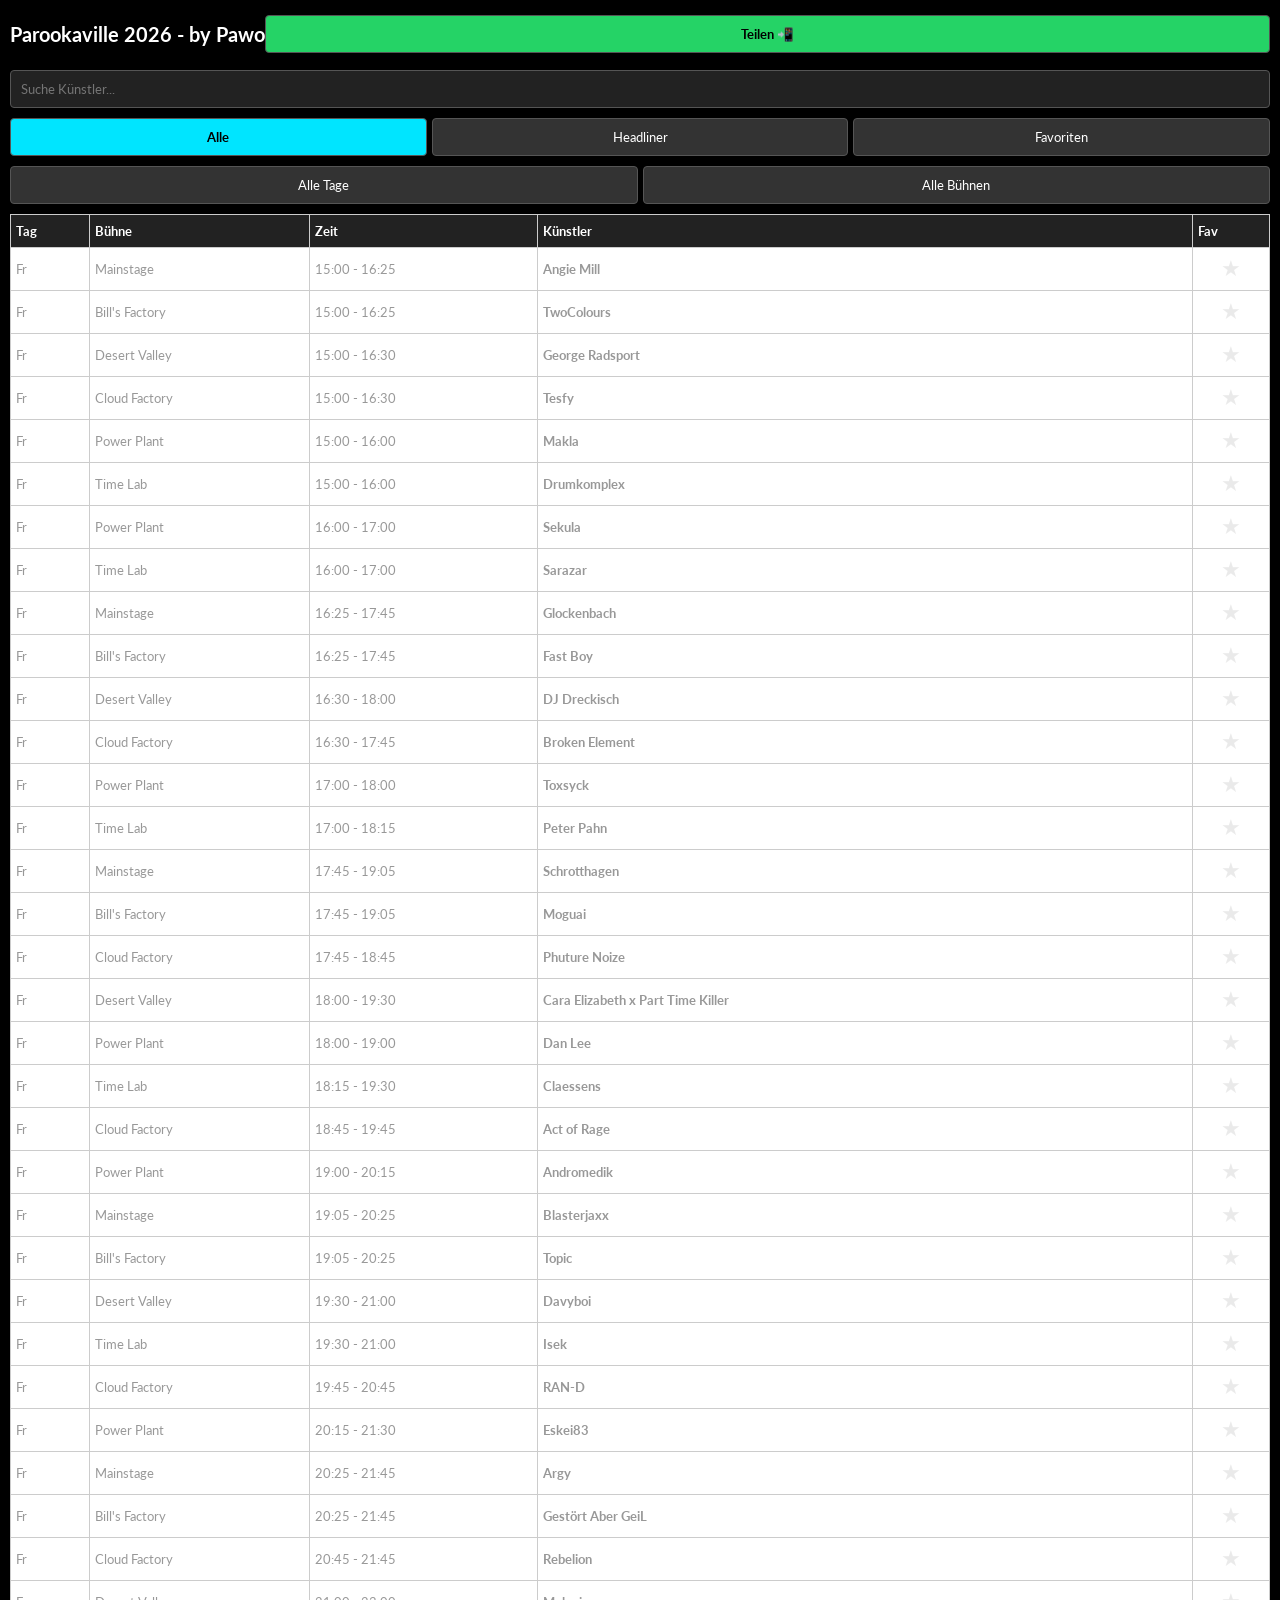
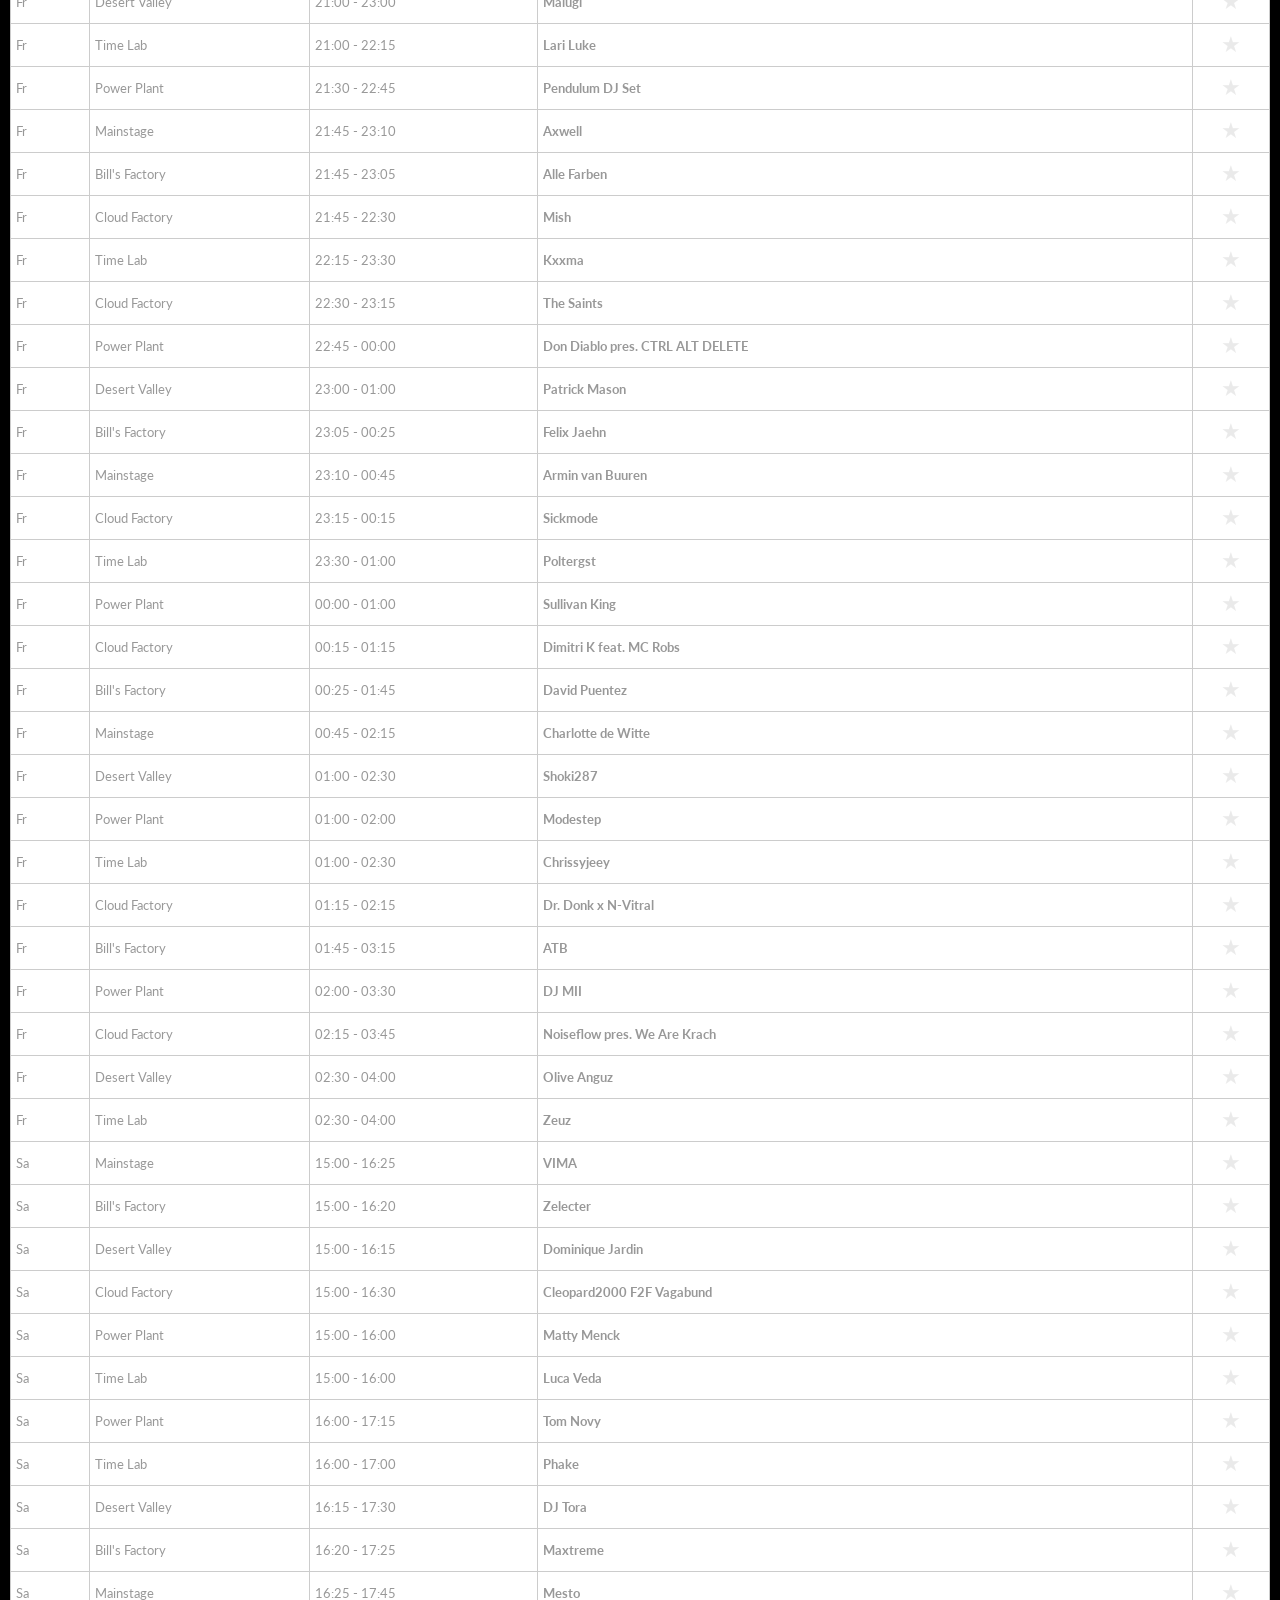
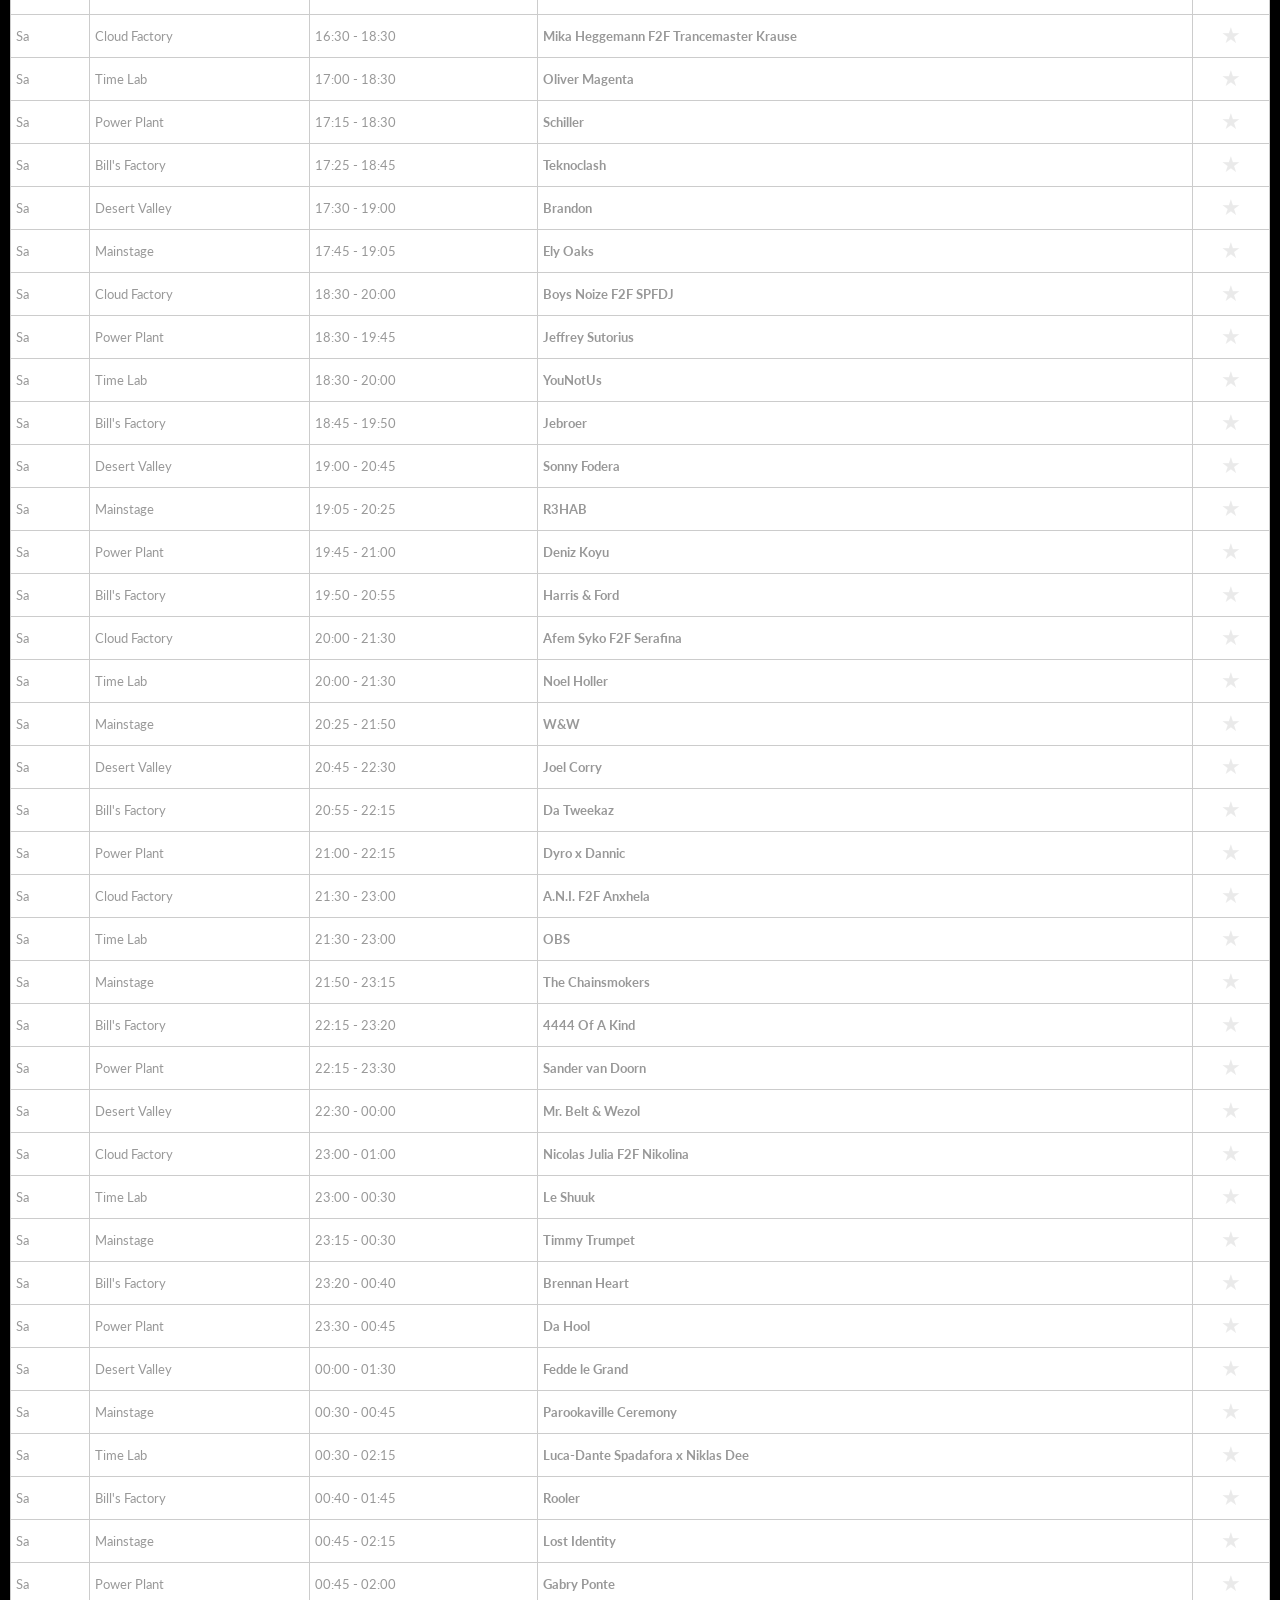
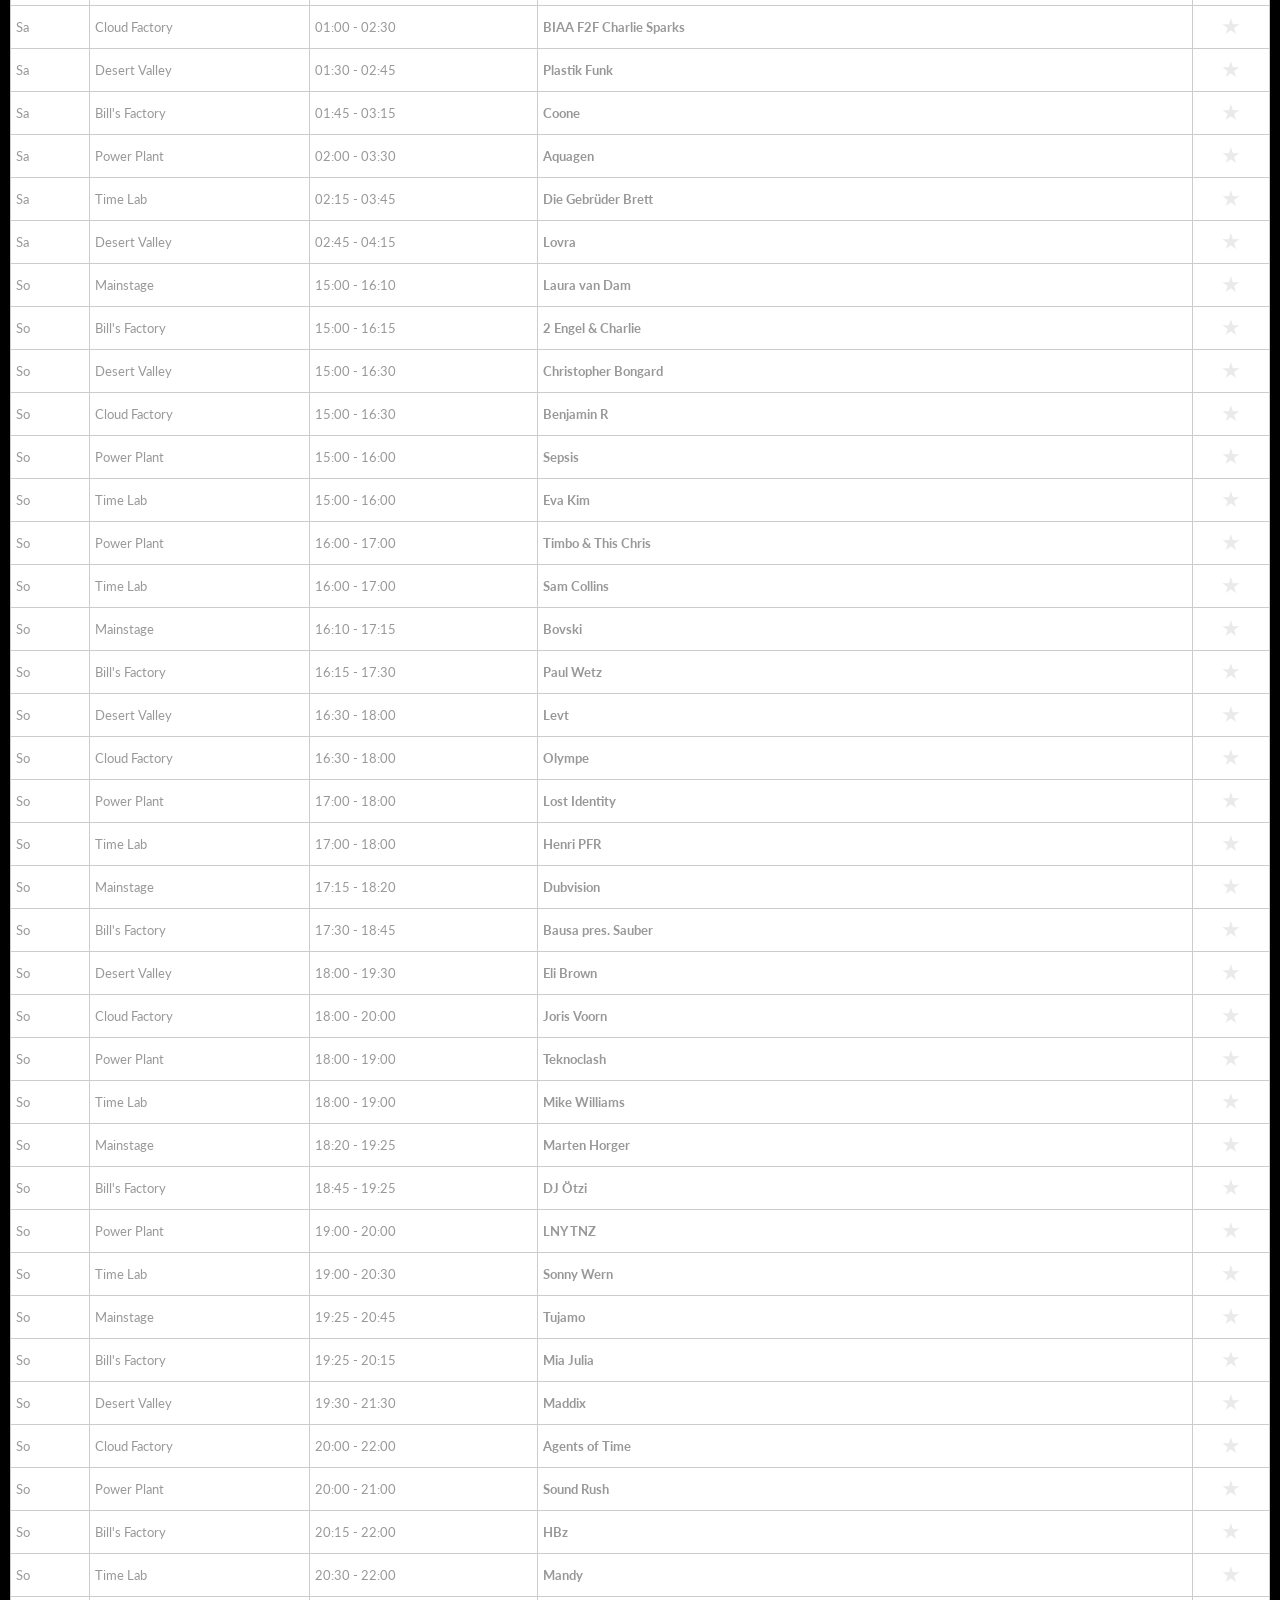
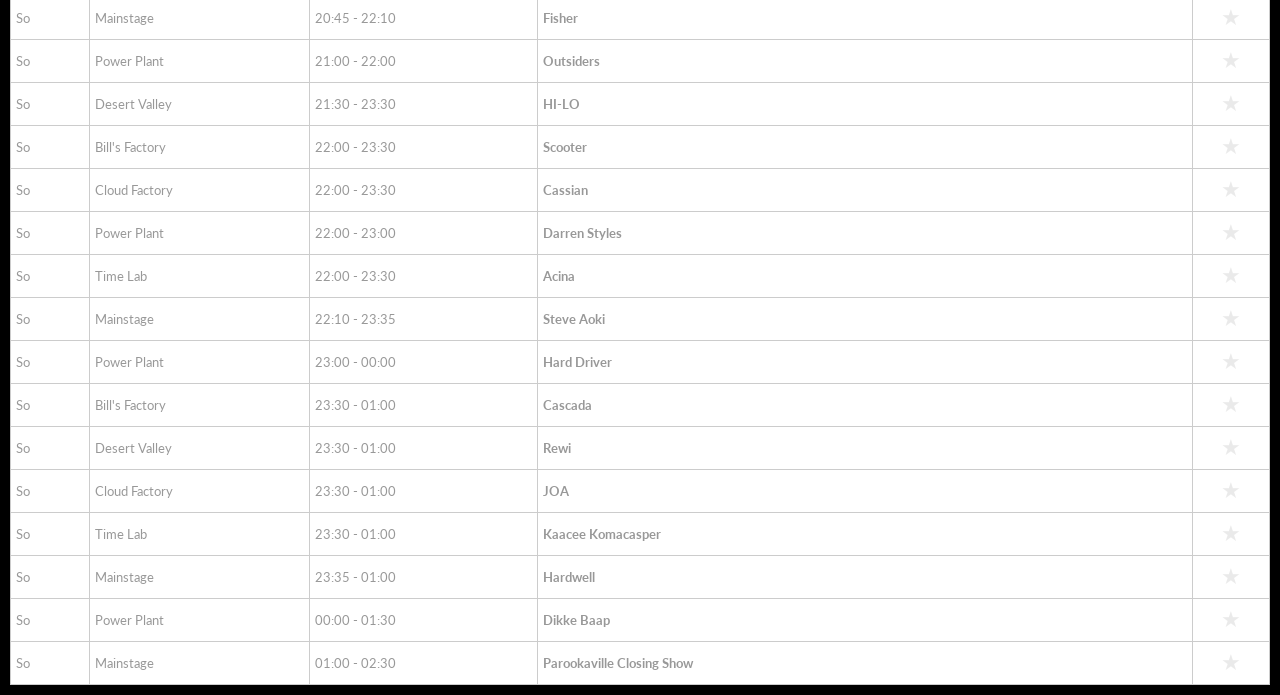
<file: index.html>
﻿<!DOCTYPE html>
<html lang="de">
<head>
    <meta charset="UTF-8">
    <meta name="viewport" content="width=device-width, initial-scale=1.0">
    <title>Parookaville 2026 Timetable</title>
    <link rel="manifest" href="manifest.json">
    <link href="https://fonts.googleapis.com/css2?family=Lato:wght@400;700&display=swap" rel="stylesheet">
    <style>
        body { font-family: 'Lato', sans-serif; background-color: #000; color: #fff; padding: 10px; margin: 0; }
        h2 { display: flex; justify-content: space-between; align-items: center; font-size: 20px; margin-top: 5px; }
        .controls { display: flex; flex-wrap: wrap; gap: 5px; margin-bottom: 10px; }
        .btn { background: #333; color: #fff; border: 1px solid #555; padding: 10px; cursor: pointer; border-radius: 4px; flex: 1; min-width: 80px; text-align: center; font-family: 'Lato', sans-serif; }
        .btn.active { background: #00e5ff; color: #000; font-weight: bold; }
        .btn-share { background: #25D366; color: #000; font-weight: bold; }
        #search { width: 100%; padding: 10px; margin-bottom: 10px; box-sizing: border-box; background: #222; color: #fff; border: 1px solid #555; border-radius: 4px; font-family: 'Lato', sans-serif; }
        select.btn { appearance: none; -webkit-appearance: none; }
        
        table { width: 100%; border-collapse: collapse; background: #fff; color: #000; table-layout: auto; }
        th, td { padding: 8px 5px; border: 1px solid #ccc; text-align: left; font-size: 13px; }
        th { background: #222; color: #fff; position: sticky; top: 0; z-index: 10; box-shadow: 0 2px 2px -1px rgba(0, 0, 0, 0.4); }
        
        .past { opacity: 0.4; filter: grayscale(1); }
        .conflict { background-color: #ffdddd !important; border-left: 4px solid #ff0000; }
        .fav-btn { cursor: pointer; color: #ccc; border: none; background: none; font-size: 22px; padding: 0; display: flex; align-items: center; justify-content: center; width: 100%; height: 100%; }
        .fav-btn.active { color: #ffcc00; text-shadow: 0 0 5px rgba(255,204,0,0.5); }
    </style>
</head>
<body>
    <h2>
        <span>Parookaville 2026 - by Pawo</span>
        <button class="btn btn-share" onclick="shareFavs()">Teilen 📲</button>
    </h2>
    <input type="text" id="search" placeholder="Suche Künstler...">
    <div class="controls">
        <button class="btn active" id="btn-all" onclick="setFilter('all', this)">Alle</button>
        <button class="btn" id="btn-headliner" onclick="setFilter('headliner', this)">Headliner</button>
        <button class="btn" id="btn-favs" onclick="setFilter('favs', this)">Favoriten</button>
    </div>
    <div class="controls">
        <select id="dayFilter" onchange="render()" class="btn">
            <option value="all">Alle Tage</option>
            <option value="Freitag">Freitag</option>
            <option value="Samstag">Samstag</option>
            <option value="Sonntag">Sonntag</option>
        </select>
        <select id="stageFilter" onchange="render()" class="btn">
            <option value="all">Alle Bühnen</option>
        </select>
    </div>

    <table>
        <thead><tr><th>Tag</th><th>Bühne</th><th>Zeit</th><th>Künstler</th><th>Fav</th></tr></thead>
        <tbody id="tbody"></tbody>
    </table>

    <script>
        const rawData = [
            ["Freitag", "Mainstage", "15:00", "16:25", "Angie Mill"], ["Freitag", "Mainstage", "16:25", "17:45", "Glockenbach"], ["Freitag", "Mainstage", "17:45", "19:05", "Schrotthagen"], ["Freitag", "Mainstage", "19:05", "20:25", "Blasterjaxx"], ["Freitag", "Mainstage", "20:25", "21:45", "Argy"], ["Freitag", "Mainstage", "21:45", "23:10", "Axwell"], ["Freitag", "Mainstage", "23:10", "00:45", "Armin van Buuren"], ["Freitag", "Mainstage", "00:45", "02:15", "Charlotte de Witte"],
            ["Freitag", "Bill's Factory", "15:00", "16:25", "TwoColours"], ["Freitag", "Bill's Factory", "16:25", "17:45", "Fast Boy"], ["Freitag", "Bill's Factory", "17:45", "19:05", "Moguai"], ["Freitag", "Bill's Factory", "19:05", "20:25", "Topic"], ["Freitag", "Bill's Factory", "20:25", "21:45", "Gestört Aber GeiL"], ["Freitag", "Bill's Factory", "21:45", "23:05", "Alle Farben"], ["Freitag", "Bill's Factory", "23:05", "00:25", "Felix Jaehn"], ["Freitag", "Bill's Factory", "00:25", "01:45", "David Puentez"], ["Freitag", "Bill's Factory", "01:45", "03:15", "ATB"],
            ["Freitag", "Desert Valley", "15:00", "16:30", "George Radsport"], ["Freitag", "Desert Valley", "16:30", "18:00", "DJ Dreckisch"], ["Freitag", "Desert Valley", "18:00", "19:30", "Cara Elizabeth x Part Time Killer"], ["Freitag", "Desert Valley", "19:30", "21:00", "Davyboi"], ["Freitag", "Desert Valley", "21:00", "23:00", "Malugi"], ["Freitag", "Desert Valley", "23:00", "01:00", "Patrick Mason"], ["Freitag", "Desert Valley", "01:00", "02:30", "Shoki287"], ["Freitag", "Desert Valley", "02:30", "04:00", "Olive Anguz"],
            ["Freitag", "Cloud Factory", "15:00", "16:30", "Tesfy"], ["Freitag", "Cloud Factory", "16:30", "17:45", "Broken Element"], ["Freitag", "Cloud Factory", "17:45", "18:45", "Phuture Noize"], ["Freitag", "Cloud Factory", "18:45", "19:45", "Act of Rage"], ["Freitag", "Cloud Factory", "19:45", "20:45", "RAN-D"], ["Freitag", "Cloud Factory", "20:45", "21:45", "Rebelion"], ["Freitag", "Cloud Factory", "21:45", "22:30", "Mish"], ["Freitag", "Cloud Factory", "22:30", "23:15", "The Saints"], ["Freitag", "Cloud Factory", "23:15", "00:15", "Sickmode"], ["Freitag", "Cloud Factory", "00:15", "01:15", "Dimitri K feat. MC Robs"], ["Freitag", "Cloud Factory", "01:15", "02:15", "Dr. Donk x N-Vitral"], ["Freitag", "Cloud Factory", "02:15", "03:45", "Noiseflow pres. We Are Krach"],
            ["Freitag", "Power Plant", "15:00", "16:00", "Makla"], ["Freitag", "Power Plant", "16:00", "17:00", "Sekula"], ["Freitag", "Power Plant", "17:00", "18:00", "Toxsyck"], ["Freitag", "Power Plant", "18:00", "19:00", "Dan Lee"], ["Freitag", "Power Plant", "19:00", "20:15", "Andromedik"], ["Freitag", "Power Plant", "20:15", "21:30", "Eskei83"], ["Freitag", "Power Plant", "21:30", "22:45", "Pendulum DJ Set"], ["Freitag", "Power Plant", "22:45", "00:00", "Don Diablo pres. CTRL ALT DELETE"], ["Freitag", "Power Plant", "00:00", "01:00", "Sullivan King"], ["Freitag", "Power Plant", "01:00", "02:00", "Modestep"], ["Freitag", "Power Plant", "02:00", "03:30", "DJ MII"],
            ["Freitag", "Time Lab", "15:00", "16:00", "Drumkomplex"], ["Freitag", "Time Lab", "16:00", "17:00", "Sarazar"], ["Freitag", "Time Lab", "17:00", "18:15", "Peter Pahn"], ["Freitag", "Time Lab", "18:15", "19:30", "Claessens"], ["Freitag", "Time Lab", "19:30", "21:00", "Isek"], ["Freitag", "Time Lab", "21:00", "22:15", "Lari Luke"], ["Freitag", "Time Lab", "22:15", "23:30", "Kxxma"], ["Freitag", "Time Lab", "23:30", "01:00", "Poltergst"], ["Freitag", "Time Lab", "01:00", "02:30", "Chrissyjeey"], ["Freitag", "Time Lab", "02:30", "04:00", "Zeuz"],
            
            ["Samstag", "Mainstage", "15:00", "16:25", "VIMA"], ["Samstag", "Mainstage", "16:25", "17:45", "Mesto"], ["Samstag", "Mainstage", "17:45", "19:05", "Ely Oaks"], ["Samstag", "Mainstage", "19:05", "20:25", "R3HAB"], ["Samstag", "Mainstage", "20:25", "21:50", "W&W"], ["Samstag", "Mainstage", "21:50", "23:15", "The Chainsmokers"], ["Samstag", "Mainstage", "23:15", "00:30", "Timmy Trumpet"], ["Samstag", "Mainstage", "00:30", "00:45", "Parookaville Ceremony"], ["Samstag", "Mainstage", "00:45", "02:15", "Lost Identity"],
            ["Samstag", "Bill's Factory", "15:00", "16:20", "Zelecter"], ["Samstag", "Bill's Factory", "16:20", "17:25", "Maxtreme"], ["Samstag", "Bill's Factory", "17:25", "18:45", "Teknoclash"], ["Samstag", "Bill's Factory", "18:45", "19:50", "Jebroer"], ["Samstag", "Bill's Factory", "19:50", "20:55", "Harris & Ford"], ["Samstag", "Bill's Factory", "20:55", "22:15", "Da Tweekaz"], ["Samstag", "Bill's Factory", "22:15", "23:20", "4444 Of A Kind"], ["Samstag", "Bill's Factory", "23:20", "00:40", "Brennan Heart"], ["Samstag", "Bill's Factory", "00:40", "01:45", "Rooler"], ["Samstag", "Bill's Factory", "01:45", "03:15", "Coone"],
            ["Samstag", "Desert Valley", "15:00", "16:15", "Dominique Jardin"], ["Samstag", "Desert Valley", "16:15", "17:30", "DJ Tora"], ["Samstag", "Desert Valley", "17:30", "19:00", "Brandon"], ["Samstag", "Desert Valley", "19:00", "20:45", "Sonny Fodera"], ["Samstag", "Desert Valley", "20:45", "22:30", "Joel Corry"], ["Samstag", "Desert Valley", "22:30", "00:00", "Mr. Belt & Wezol"], ["Samstag", "Desert Valley", "00:00", "01:30", "Fedde le Grand"], ["Samstag", "Desert Valley", "01:30", "02:45", "Plastik Funk"], ["Samstag", "Desert Valley", "02:45", "04:15", "Lovra"],
            ["Samstag", "Cloud Factory", "15:00", "16:30", "Cleopard2000 F2F Vagabund"], ["Samstag", "Cloud Factory", "16:30", "18:30", "Mika Heggemann F2F Trancemaster Krause"], ["Samstag", "Cloud Factory", "18:30", "20:00", "Boys Noize F2F SPFDJ"], ["Samstag", "Cloud Factory", "20:00", "21:30", "Afem Syko F2F Serafina"], ["Samstag", "Cloud Factory", "21:30", "23:00", "A.N.I. F2F Anxhela"], ["Samstag", "Cloud Factory", "23:00", "01:00", "Nicolas Julia F2F Nikolina"], ["Samstag", "Cloud Factory", "01:00", "02:30", "BIAA F2F Charlie Sparks"],
            ["Samstag", "Power Plant", "15:00", "16:00", "Matty Menck"], ["Samstag", "Power Plant", "16:00", "17:15", "Tom Novy"], ["Samstag", "Power Plant", "17:15", "18:30", "Schiller"], ["Samstag", "Power Plant", "18:30", "19:45", "Jeffrey Sutorius"], ["Samstag", "Power Plant", "19:45", "21:00", "Deniz Koyu"], ["Samstag", "Power Plant", "21:00", "22:15", "Dyro x Dannic"], ["Samstag", "Power Plant", "22:15", "23:30", "Sander van Doorn"], ["Samstag", "Power Plant", "23:30", "00:45", "Da Hool"], ["Samstag", "Power Plant", "00:45", "02:00", "Gabry Ponte"], ["Samstag", "Power Plant", "02:00", "03:30", "Aquagen"],
            ["Samstag", "Time Lab", "15:00", "16:00", "Luca Veda"], ["Samstag", "Time Lab", "16:00", "17:00", "Phake"], ["Samstag", "Time Lab", "17:00", "18:30", "Oliver Magenta"], ["Samstag", "Time Lab", "18:30", "20:00", "YouNotUs"], ["Samstag", "Time Lab", "20:00", "21:30", "Noel Holler"], ["Samstag", "Time Lab", "21:30", "23:00", "OBS"], ["Samstag", "Time Lab", "23:00", "00:30", "Le Shuuk"], ["Samstag", "Time Lab", "00:30", "02:15", "Luca-Dante Spadafora x Niklas Dee"], ["Samstag", "Time Lab", "02:15", "03:45", "Die Gebrüder Brett"],
            
            ["Sonntag", "Mainstage", "15:00", "16:10", "Laura van Dam"], ["Sonntag", "Mainstage", "16:10", "17:15", "Bovski"], ["Sonntag", "Mainstage", "17:15", "18:20", "Dubvision"], ["Sonntag", "Mainstage", "18:20", "19:25", "Marten Horger"], ["Sonntag", "Mainstage", "19:25", "20:45", "Tujamo"], ["Sonntag", "Mainstage", "20:45", "22:10", "Fisher"], ["Sonntag", "Mainstage", "22:10", "23:35", "Steve Aoki"], ["Sonntag", "Mainstage", "23:35", "01:00", "Hardwell"], ["Sonntag", "Mainstage", "01:00", "02:30", "Parookaville Closing Show"],
            ["Sonntag", "Bill's Factory", "15:00", "16:15", "2 Engel & Charlie"], ["Sonntag", "Bill's Factory", "16:15", "17:30", "Paul Wetz"], ["Sonntag", "Bill's Factory", "17:30", "18:45", "Bausa pres. Sauber"], ["Sonntag", "Bill's Factory", "18:45", "19:25", "DJ Ötzi"], ["Sonntag", "Bill's Factory", "19:25", "20:15", "Mia Julia"], ["Sonntag", "Bill's Factory", "20:15", "22:00", "HBz"], ["Sonntag", "Bill's Factory", "22:00", "23:30", "Scooter"], ["Sonntag", "Bill's Factory", "23:30", "01:00", "Cascada"],
            ["Sonntag", "Desert Valley", "15:00", "16:30", "Christopher Bongard"], ["Sonntag", "Desert Valley", "16:30", "18:00", "Levt"], ["Sonntag", "Desert Valley", "18:00", "19:30", "Eli Brown"], ["Sonntag", "Desert Valley", "19:30", "21:30", "Maddix"], ["Sonntag", "Desert Valley", "21:30", "23:30", "HI-LO"], ["Sonntag", "Desert Valley", "23:30", "01:00", "Rewi"],
            ["Sonntag", "Cloud Factory", "15:00", "16:30", "Benjamin R"], ["Sonntag", "Cloud Factory", "16:30", "18:00", "Olympe"], ["Sonntag", "Cloud Factory", "18:00", "20:00", "Joris Voorn"], ["Sonntag", "Cloud Factory", "20:00", "22:00", "Agents of Time"], ["Sonntag", "Cloud Factory", "22:00", "23:30", "Cassian"], ["Sonntag", "Cloud Factory", "23:30", "01:00", "JOA"],
            ["Sonntag", "Power Plant", "15:00", "16:00", "Sepsis"], ["Sonntag", "Power Plant", "16:00", "17:00", "Timbo & This Chris"], ["Sonntag", "Power Plant", "17:00", "18:00", "Lost Identity"], ["Sonntag", "Power Plant", "18:00", "19:00", "Teknoclash"], ["Sonntag", "Power Plant", "19:00", "20:00", "LNY TNZ"], ["Sonntag", "Power Plant", "20:00", "21:00", "Sound Rush"], ["Sonntag", "Power Plant", "21:00", "22:00", "Outsiders"], ["Sonntag", "Power Plant", "22:00", "23:00", "Darren Styles"], ["Sonntag", "Power Plant", "23:00", "00:00", "Hard Driver"], ["Sonntag", "Power Plant", "00:00", "01:30", "Dikke Baap"],
            ["Sonntag", "Time Lab", "15:00", "16:00", "Eva Kim"], ["Sonntag", "Time Lab", "16:00", "17:00", "Sam Collins"], ["Sonntag", "Time Lab", "17:00", "18:00", "Henri PFR"], ["Sonntag", "Time Lab", "18:00", "19:00", "Mike Williams"], ["Sonntag", "Time Lab", "19:00", "20:30", "Sonny Wern"], ["Sonntag", "Time Lab", "20:30", "22:00", "Mandy"], ["Sonntag", "Time Lab", "22:00", "23:30", "Acina"], ["Sonntag", "Time Lab", "23:30", "01:00", "Kaacee Komacasper"]
        ];

        const data = rawData.map(d => ({
            day: d[0], stage: d[1], startStr: d[2], endStr: d[3], artist: d[4]
        }));
        
        const headliners = ["Armin van Buuren", "Charlotte de Witte", "Timmy Trumpet", "The Chainsmokers", "Hardwell", "Steve Aoki", "Fisher", "Scooter", "Brennan Heart", "Da Tweekaz"];
        let favs = JSON.parse(localStorage.getItem('favs2026') || '[]');
        let currentFilter = 'all';

        const params = new URLSearchParams(window.location.search);
        if (params.has('crew')) {
            try {
                const sharedFavs = JSON.parse(atob(params.get('crew')));
                if(confirm("Bäm! Du hast einen Plan von der Crew bekommen. Soll er deine aktuellen Favoriten ersetzen?")) {
                    favs = sharedFavs;
                    localStorage.setItem('favs2026', JSON.stringify(favs));
                    window.history.replaceState({}, document.title, window.location.pathname);
                }
            } catch(e) { alert("Ungültiger Plan-Link!"); }
        }

        const stages = [...new Set(data.map(item => item.stage))];
        const stageSelect = document.getElementById('stageFilter');
        stages.forEach(s => {
            const opt = document.createElement('option');
            opt.value = s; opt.innerText = s;
            stageSelect.appendChild(opt);
        });

        function getSortTime(timeStr) {
            let [h, m] = timeStr.split(':').map(Number);
            return h < 5 ? (h + 24) * 60 + m : h * 60 + m;
        }

        function isPast(day, time) {
            const now = new Date();
            const dayMap = {"Freitag": 17, "Samstag": 18, "Sonntag": 19};
            const [h, m] = time.split(':').map(Number);
            const targetDate = new Date(2026, 6, dayMap[day], h, m);
            if (h < 5) targetDate.setDate(targetDate.getDate() + 1);
            return now > targetDate;
        }

        function checkConflict(i, favsList) {
            const current = data[i];
            const currentStart = getSortTime(current.startStr);
            const currentEnd = getSortTime(current.endStr);

            return favsList.some(fIdx => {
                if (i === fIdx) return false;
                const other = data[fIdx];
                if (current.day !== other.day) return false;
                
                const otherStart = getSortTime(other.startStr);
                const otherEnd = getSortTime(other.endStr);
                
                const buffer = (current.stage !== other.stage) ? 15 : 0;
                
                return (currentStart < (otherEnd + buffer) && (otherStart - buffer) < currentEnd);
            });
        }

        function render() {
            const tbody = document.getElementById('tbody');
            const query = document.getElementById('search').value.toLowerCase();
            const dayF = document.getElementById('dayFilter').value;
            const stageF = document.getElementById('stageFilter').value;
            tbody.innerHTML = '';
            
            data.forEach((row, i) => {
                if (currentFilter === 'headliner' && !headliners.includes(row.artist)) return;
                if (currentFilter === 'favs' && !favs.includes(i)) return;
                if (dayF !== 'all' && row.day !== dayF) return;
                if (stageF !== 'all' && row.stage !== stageF) return;
                if (query && !row.artist.toLowerCase().includes(query)) return;

                const past = isPast(row.day, row.startStr) ? 'past' : '';
                const conflict = (currentFilter === 'favs' && checkConflict(i, favs)) ? 'conflict' : '';
                
                tbody.innerHTML += `<tr class="${past} ${conflict}">
                    <td>${row.day.substring(0,2)}</td>
                    <td>${row.stage}</td>
                    <td>${row.startStr} - ${row.endStr}</td>
                    <td><b>${row.artist}</b></td>
                    <td><button class="fav-btn ${favs.includes(i) ? 'active' : ''}" onclick="toggleFav(${i})">★</button></td>
                </tr>`;
            });
        }

        function toggleFav(i) {
            if (favs.includes(i)) favs = favs.filter(id => id !== i);
            else favs.push(i);
            localStorage.setItem('favs2026', JSON.stringify(favs));
            render();
        }

        function setFilter(type, btn) {
           currentFilter = type;
    
           // Entfernt die Markierung von allen drei Schnellfilter-Buttons
           document.getElementById('btn-all').classList.remove('active');
           document.getElementById('btn-headliner').classList.remove('active');
           document.getElementById('btn-favs').classList.remove('active');
    
           // Setzt die Markierung auf den aktuell geklickten Button
           if(btn) btn.classList.add('active');
    
           render();
        }


        function shareFavs() {
            if (favs.length === 0) {
                alert("Wähl erst ein paar Acts aus, bevor du den Plan teilst!");
                return;
            }
            const encoded = btoa(JSON.stringify(favs));
            const url = new URL(window.location.href);
            url.searchParams.set('crew', encoded);
            
            navigator.clipboard.writeText(url.toString()).then(() => {
                alert("Link kopiert! Du kannst ihn jetzt direkt in WhatsApp einfügen und teilen.");
            }).catch(() => {
                alert("Link kopieren fehlgeschlagen. Hier ist der Link:\n\n" + url.toString());
            });
        }

        document.getElementById('search').addEventListener('input', render);
        
        const dayOrder = {"Freitag": 1, "Samstag": 2, "Sonntag": 3};
        data.sort((a, b) => dayOrder[a.day] - dayOrder[b.day] || getSortTime(a.startStr) - getSortTime(b.startStr));
        
        if ('serviceWorker' in navigator) {
            window.addEventListener('load', () => {
                navigator.serviceWorker.register('sw.js').then(reg => {
                    console.log('Offline-Modus aktiv!', reg);
                });
            });
        }

        render();
    </script>
</body>
</html>
</file>
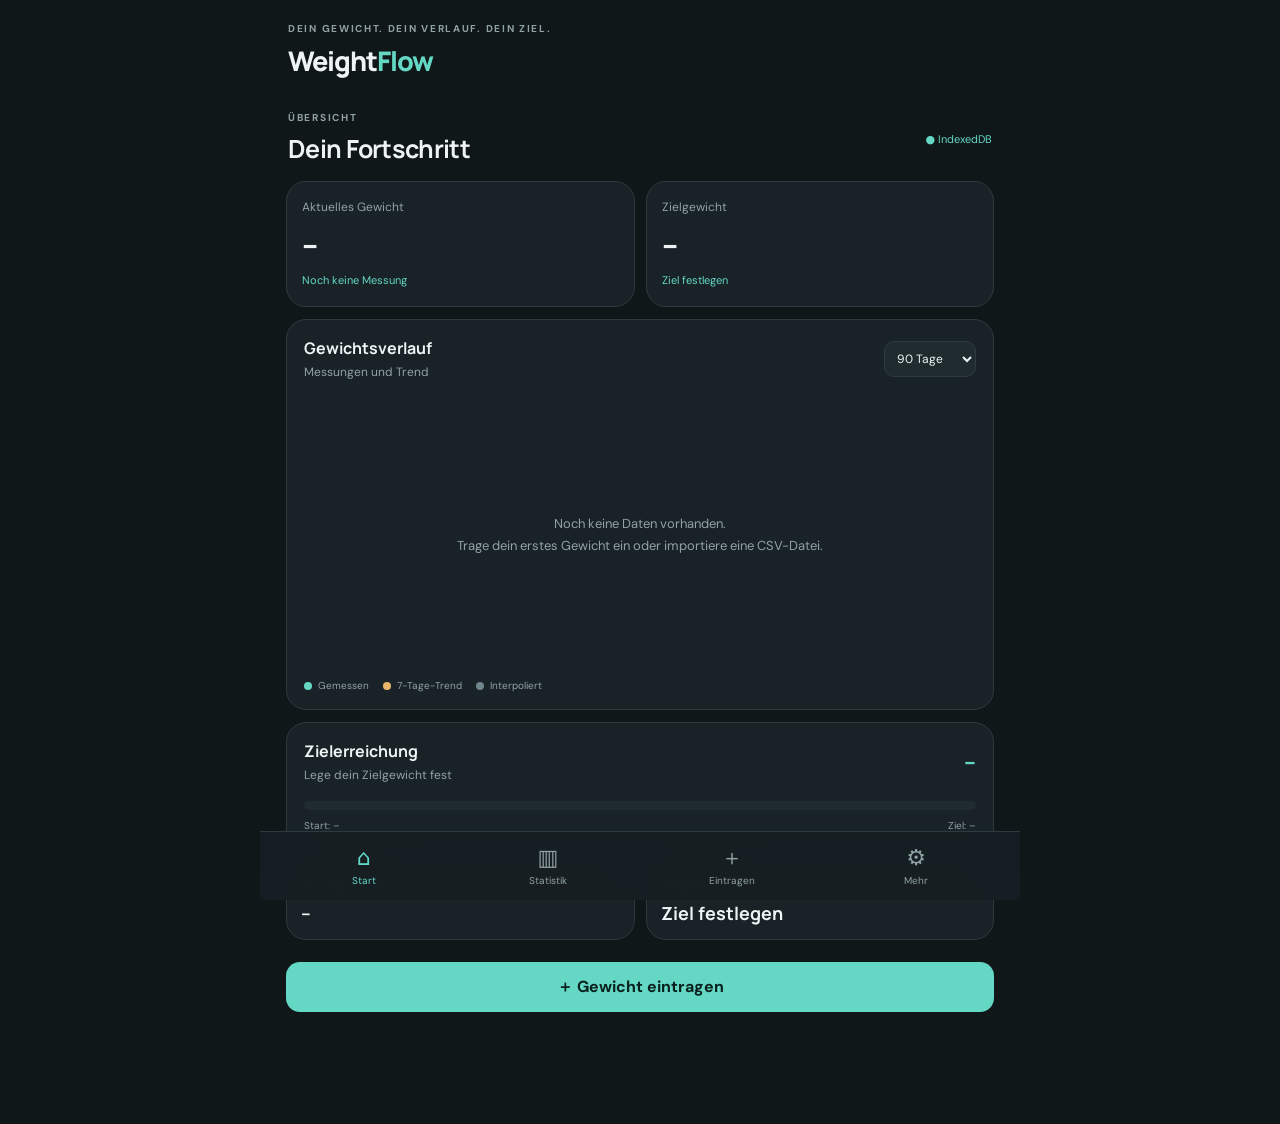
<file: weightflow/index.html>
<!doctype html>
<html lang="de">
<head>
  <meta charset="utf-8">
  <meta name="viewport" content="width=device-width,initial-scale=1,viewport-fit=cover">
  <meta name="theme-color" content="#101719">
  <meta name="description" content="WeightFlow: persönlicher Gewichtstracker mit Offline-Funktion.">
  <link rel="manifest" href="manifest.webmanifest">
  <link rel="icon" href="icon.svg" type="image/svg+xml">
  <link rel="stylesheet" href="styles.css">
  <title>WeightFlow</title>
</head>
<body>
  <header class="topbar">
    <div><div class="eyebrow">DEIN GEWICHT. DEIN VERLAUF. DEIN ZIEL.</div><h1>Weight<span>Flow</span></h1></div>
    <button id="installBtn" class="icon-btn" hidden aria-label="App installieren">⇩</button>
  </header>

  <main>
    <section id="view-dashboard" class="view active">
      <div class="section-head"><div><p class="eyebrow">ÜBERSICHT</p><h2>Dein Fortschritt</h2></div><span id="dataStatus" class="status-dot">● Lokal</span></div>
      <div class="metric-grid">
        <article class="metric-card"><span>Aktuelles Gewicht</span><strong id="currentWeight">–</strong><small id="weeklyChange">Noch keine Messung</small></article>
        <article class="metric-card"><span>Zielgewicht</span><strong id="goalWeightValue">–</strong><small id="remainingWeight">Ziel festlegen</small></article>
      </div>
      <article class="panel chart-panel">
        <div class="panel-head"><div><h3>Gewichtsverlauf</h3><p>Messungen und Trend</p></div>
          <select id="rangeSelect" aria-label="Zeitraum"><option value="30">30 Tage</option><option value="90" selected>90 Tage</option><option value="180">6 Monate</option><option value="365">1 Jahr</option><option value="all">Gesamt</option></select>
        </div>
        <div class="chart-wrap"><canvas id="weightChart" aria-label="Gewichtsverlauf Diagramm"></canvas><div id="emptyChart" class="empty-chart">Noch keine Daten vorhanden.<br>Trage dein erstes Gewicht ein oder importiere eine CSV-Datei.</div></div>
        <div class="legend"><span><i class="dot measured"></i>Gemessen</span><span><i class="dot trend"></i>7-Tage-Trend</span><span><i class="dot interpolated"></i>Interpoliert</span></div>
      </article>
      <article class="panel progress-panel">
        <div class="panel-head"><div><h3>Zielerreichung</h3><p id="goalCaption">Lege dein Zielgewicht fest</p></div><strong id="goalPercent">–</strong></div>
        <div class="progress-track"><div id="goalProgress" class="progress-fill"></div></div>
        <div class="progress-labels"><span id="startWeightLabel">Start: –</span><span id="goalLabel">Ziel: –</span></div>
      </article>
      <div class="metric-grid compact">
        <article class="mini-card"><span>30-Tage-Trend</span><strong id="trend30">–</strong></article>
        <article class="mini-card"><span>Prognose Ziel</span><strong id="forecast">–</strong></article>
      </div>
      <button class="primary-btn wide" data-go="entry">＋ Gewicht eintragen</button>
    </section>

    <section id="view-stats" class="view">
      <p class="eyebrow">AUSWERTUNG</p><h2>Statistik</h2>
      <div class="metric-grid">
        <article class="metric-card"><span>Gesamtveränderung</span><strong id="totalChange">–</strong><small>Seit erster Messung</small></article>
        <article class="metric-card"><span>7-Tage-Mittel</span><strong id="avg7">–</strong><small>Letzte 7 Kalendertage</small></article>
        <article class="metric-card"><span>30-Tage-Mittel</span><strong id="avg30">–</strong><small>Letzte 30 Kalendertage</small></article>
        <article class="metric-card"><span>Tiefstgewicht</span><strong id="minWeight">–</strong><small>Gemessener Wert</small></article>
      </div>
      <article class="panel"><h3>Trend und Prognose</h3><p id="forecastDetail" class="muted">Sobald genügend Messwerte vorliegen, erscheint hier eine vorsichtige Trendprognose.</p></article>
      <article class="panel"><h3>Datenqualität</h3><div class="quality-row"><span>Gemessene Einträge</span><strong id="measuredCount">0</strong></div><div class="quality-row"><span>Interpolierte Tage (aktuell)</span><strong id="interpolatedCount">0</strong></div><div class="quality-row"><span>Erster Eintrag</span><strong id="firstEntry">–</strong></div></article>
    </section>

    <section id="view-entry" class="view">
      <p class="eyebrow">TAGEBUCH</p><h2>Gewicht eintragen</h2>
      <form id="entryForm" class="panel form-panel">
        <label for="entryDate">Datum</label><input id="entryDate" type="date" required>
        <label for="entryWeight">Gewicht in kg</label><div class="input-suffix"><input id="entryWeight" type="number" min="20" max="500" step="0.1" placeholder="z. B. 84,6" required inputmode="decimal"><span>kg</span></div>
        <label for="entryNote">Notiz <small>(optional)</small></label><textarea id="entryNote" rows="2" placeholder="Wie war der Tag?"></textarea>
        <button class="primary-btn wide" type="submit">Messung speichern</button><p id="entryMessage" class="form-message" role="status"></p>
      </form>
      <article class="panel"><div class="panel-head"><h3>Letzte Einträge</h3><span id="entryCount" class="muted">0</span></div><div id="entryList" class="entry-list"><p class="muted">Noch keine Einträge.</p></div></article>
    </section>

    <section id="view-more" class="view">
      <p class="eyebrow">VERWALTUNG</p><h2>Einstellungen & Daten</h2>
      <article class="panel form-panel">
        <h3>Dein Ziel</h3><label for="goalInput">Zielgewicht in kg</label><div class="input-suffix"><input id="goalInput" type="number" min="20" max="500" step="0.1" placeholder="z. B. 80,0" inputmode="decimal"><span>kg</span></div><button id="saveGoal" class="secondary-btn wide">Ziel speichern</button>
      </article>
      <article class="panel form-panel">
        <h3>CSV importieren</h3><p class="muted">Datei mit Datum und Gewicht auswählen. Unterstützt werden unter anderem Datum;Gewicht und date,weight.</p>
        <label class="file-button">Datei auswählen<input id="csvFile" type="file" accept=".csv,text/csv"></label>
        <div id="importPreview" class="import-preview"></div>
        <button id="confirmImport" class="primary-btn wide" hidden>Import übernehmen</button>
      </article>
      <article class="panel form-panel">
        <h3>Datensicherung</h3><p class="muted">Exportiere deine Daten als CSV oder vollständiges JSON-Backup. Die Datenbank liegt lokal auf diesem Gerät (IndexedDB).</p>
        <div class="button-row"><button id="exportCsv" class="secondary-btn">CSV exportieren</button><button id="exportJson" class="secondary-btn">JSON-Backup</button></div>
        <label class="file-button">JSON-Backup wiederherstellen<input id="jsonFile" type="file" accept=".json,application/json"></label>
      </article>
      <article class="panel form-panel">
        <h3>Darstellung</h3><p class="muted">WeightFlow verwendet derzeit ein festes dunkles Farbschema.</p><div class="quality-row"><span>Version</span><strong>0.1.0</strong></div><div class="quality-row"><span>Speicherung</span><strong>IndexedDB, lokal</strong></div>
      </article>
      <p class="privacy-note">Deine Einträge bleiben lokal in diesem Browser. Lösche die Browserdaten nicht ohne vorheriges Backup.</p>
    </section>
  </main>

  <nav class="bottom-nav" aria-label="Hauptnavigation">
    <button class="nav-item active" data-view="dashboard"><b>⌂</b><span>Start</span></button>
    <button class="nav-item" data-view="stats"><b>▥</b><span>Statistik</span></button>
    <button class="nav-item" data-view="entry"><b>＋</b><span>Eintragen</span></button>
    <button class="nav-item" data-view="more"><b>⚙</b><span>Mehr</span></button>
  </nav>
  <div id="toast" class="toast" role="status"></div>
  <script src="app.js"></script>
</body>
</html>
</file>
<file: weightflow/styles.css>
@import url('https://fonts.googleapis.com/css2?family=DM+Sans:wght@400;500;600;700&family=Manrope:wght@500;600;700;800&display=swap');
:root{color-scheme:dark;--bg:#101719;--surface:#192226;--surface2:#202b30;--line:#2d3a40;--text:#edf4f3;--muted:#91a2a5;--mint:#64d8c5;--mint2:#2cae9b;--amber:#e9b66c;--danger:#ff8d87;--radius:20px}
*{box-sizing:border-box}body{margin:0;background:var(--bg);color:var(--text);font-family:'DM Sans',system-ui,sans-serif;padding:0 0 calc(88px + env(safe-area-inset-bottom));max-width:760px;margin-inline:auto}button,input,select,textarea{font:inherit}.topbar{display:flex;justify-content:space-between;align-items:center;padding:22px 22px 14px}.topbar h1{font:800 27px Manrope;margin:3px 0 0;letter-spacing:-1px}.topbar h1 span{color:var(--mint)}.eyebrow{font-size:10px;letter-spacing:1.7px;color:var(--muted);font-weight:700;margin:0 0 7px}.icon-btn{border:1px solid var(--line);background:var(--surface);color:var(--mint);border-radius:14px;padding:10px 14px;font-size:20px}
main{padding:8px 18px 24px}.view{display:none;animation:fade .18s ease}.view.active{display:block}@keyframes fade{from{opacity:.5;transform:translateY(4px)}to{opacity:1;transform:none}}h2{font:700 25px Manrope;letter-spacing:-.7px;margin:0 0 18px}h3{font:700 16px Manrope;margin:0 0 5px}.section-head,.panel-head{display:flex;justify-content:space-between;align-items:center;gap:12px}.section-head{margin:10px 2px 15px}.section-head h2{margin:0}.status-dot{font-size:11px;color:var(--mint);white-space:nowrap}.metric-grid{display:grid;grid-template-columns:1fr 1fr;gap:11px;margin-bottom:12px}.metric-card,.mini-card,.panel{background:var(--surface);border:1px solid var(--line);border-radius:var(--radius)}.metric-card{padding:17px 15px;min-height:112px}.metric-card span,.mini-card span{display:block;color:var(--muted);font-size:12px}.metric-card strong{display:block;font:800 clamp(23px,6vw,30px) Manrope;letter-spacing:-1px;margin:9px 0 3px}.metric-card small{font-size:11px;color:var(--mint)}.panel{padding:17px;margin:12px 0}.panel-head p{margin:3px 0 0;color:var(--muted);font-size:12px}.panel-head select{background:var(--surface2);border:1px solid var(--line);color:var(--text);padding:8px;border-radius:10px;font-size:12px}.chart-wrap{height:220px;position:relative;margin:15px -5px 4px}.chart-wrap canvas{width:100%;height:100%;display:block}.empty-chart{position:absolute;inset:0;display:none;align-items:center;justify-content:center;text-align:center;color:var(--muted);font-size:13px;line-height:1.7}.legend{display:flex;gap:14px;flex-wrap:wrap;color:var(--muted);font-size:10px}.legend span{display:flex;align-items:center;gap:6px}.dot{width:8px;height:8px;border-radius:50%;display:inline-block}.measured{background:var(--mint)}.trend{background:var(--amber)}.interpolated{background:#71858c}.progress-panel{padding:17px}.panel-head>strong{color:var(--mint);font:800 22px Manrope}.progress-track{height:9px;border-radius:20px;background:var(--surface2);overflow:hidden;margin:18px 0 9px}.progress-fill{height:100%;width:0;background:linear-gradient(90deg,var(--mint2),var(--mint));border-radius:20px;transition:width .3s}.progress-labels{display:flex;justify-content:space-between;color:var(--muted);font-size:10px}.compact{margin-top:12px}.mini-card{padding:14px}.mini-card strong{display:block;font:700 18px Manrope;margin-top:8px}.primary-btn,.secondary-btn{border:0;border-radius:14px;padding:14px 17px;font-weight:700;cursor:pointer}.primary-btn{background:var(--mint);color:#09201c}.secondary-btn{background:var(--surface2);color:var(--text);border:1px solid var(--line)}.wide{width:100%;margin-top:10px}.form-panel{display:flex;flex-direction:column;gap:9px}.form-panel label:not(.file-button){font-size:12px;color:var(--muted);font-weight:600;margin-top:5px}.form-panel input:not([type=file]),textarea{width:100%;background:var(--surface2);border:1px solid var(--line);border-radius:12px;padding:13px;color:var(--text);outline:none}.form-panel input:focus,textarea:focus{border-color:var(--mint)}.input-suffix{position:relative}.input-suffix input{padding-right:48px!important}.input-suffix span{position:absolute;right:14px;top:50%;transform:translateY(-50%);color:var(--muted)}textarea{resize:vertical}.form-message{font-size:12px;color:var(--mint);min-height:14px;margin:0}.entry-list{display:flex;flex-direction:column}.entry-row{display:flex;justify-content:space-between;align-items:center;padding:12px 0;border-bottom:1px solid var(--line);gap:10px}.entry-row:last-child{border:0}.entry-row small{display:block;color:var(--muted);margin-top:3px}.entry-value{font-weight:700}.entry-actions{display:flex;gap:5px}.entry-actions button{border:1px solid var(--line);background:var(--surface2);color:var(--muted);border-radius:9px;padding:6px 9px}.muted{color:var(--muted);font-size:12px;line-height:1.55}.quality-row{display:flex;justify-content:space-between;padding:12px 0;border-bottom:1px solid var(--line);font-size:13px}.quality-row:last-child{border:0}.quality-row span{color:var(--muted)}.file-button{display:block;text-align:center;background:var(--surface2);border:1px dashed #52666d;border-radius:13px;padding:13px;color:var(--mint);font-weight:700;cursor:pointer}.file-button input{display:none}.button-row{display:flex;gap:8px}.button-row button{flex:1}.import-preview{font-size:12px;color:var(--muted);line-height:1.6}.privacy-note{color:var(--muted);font-size:11px;line-height:1.6;padding:0 4px}.bottom-nav{position:fixed;z-index:5;bottom:0;left:50%;transform:translateX(-50%);width:min(100%,760px);padding:9px 12px calc(9px + env(safe-area-inset-bottom));display:grid;grid-template-columns:repeat(4,1fr);background:rgba(22,31,35,.96);backdrop-filter:blur(18px);border-top:1px solid var(--line)}.nav-item{border:0;background:transparent;color:var(--muted);display:flex;flex-direction:column;align-items:center;gap:3px;padding:4px;font-size:10px}.nav-item b{font-size:22px;font-weight:500;line-height:1.2}.nav-item.active{color:var(--mint)}.toast{position:fixed;bottom:95px;left:50%;transform:translate(-50%,15px);opacity:0;pointer-events:none;background:#d8fff5;color:#10231f;padding:11px 16px;border-radius:12px;font-size:12px;font-weight:700;transition:.2s;z-index:10;max-width:90%;text-align:center}.toast.show{opacity:1;transform:translate(-50%,0)}@media(min-width:600px){main{padding-inline:26px}.topbar{padding-inline:28px}.chart-wrap{height:280px}}
</file>
